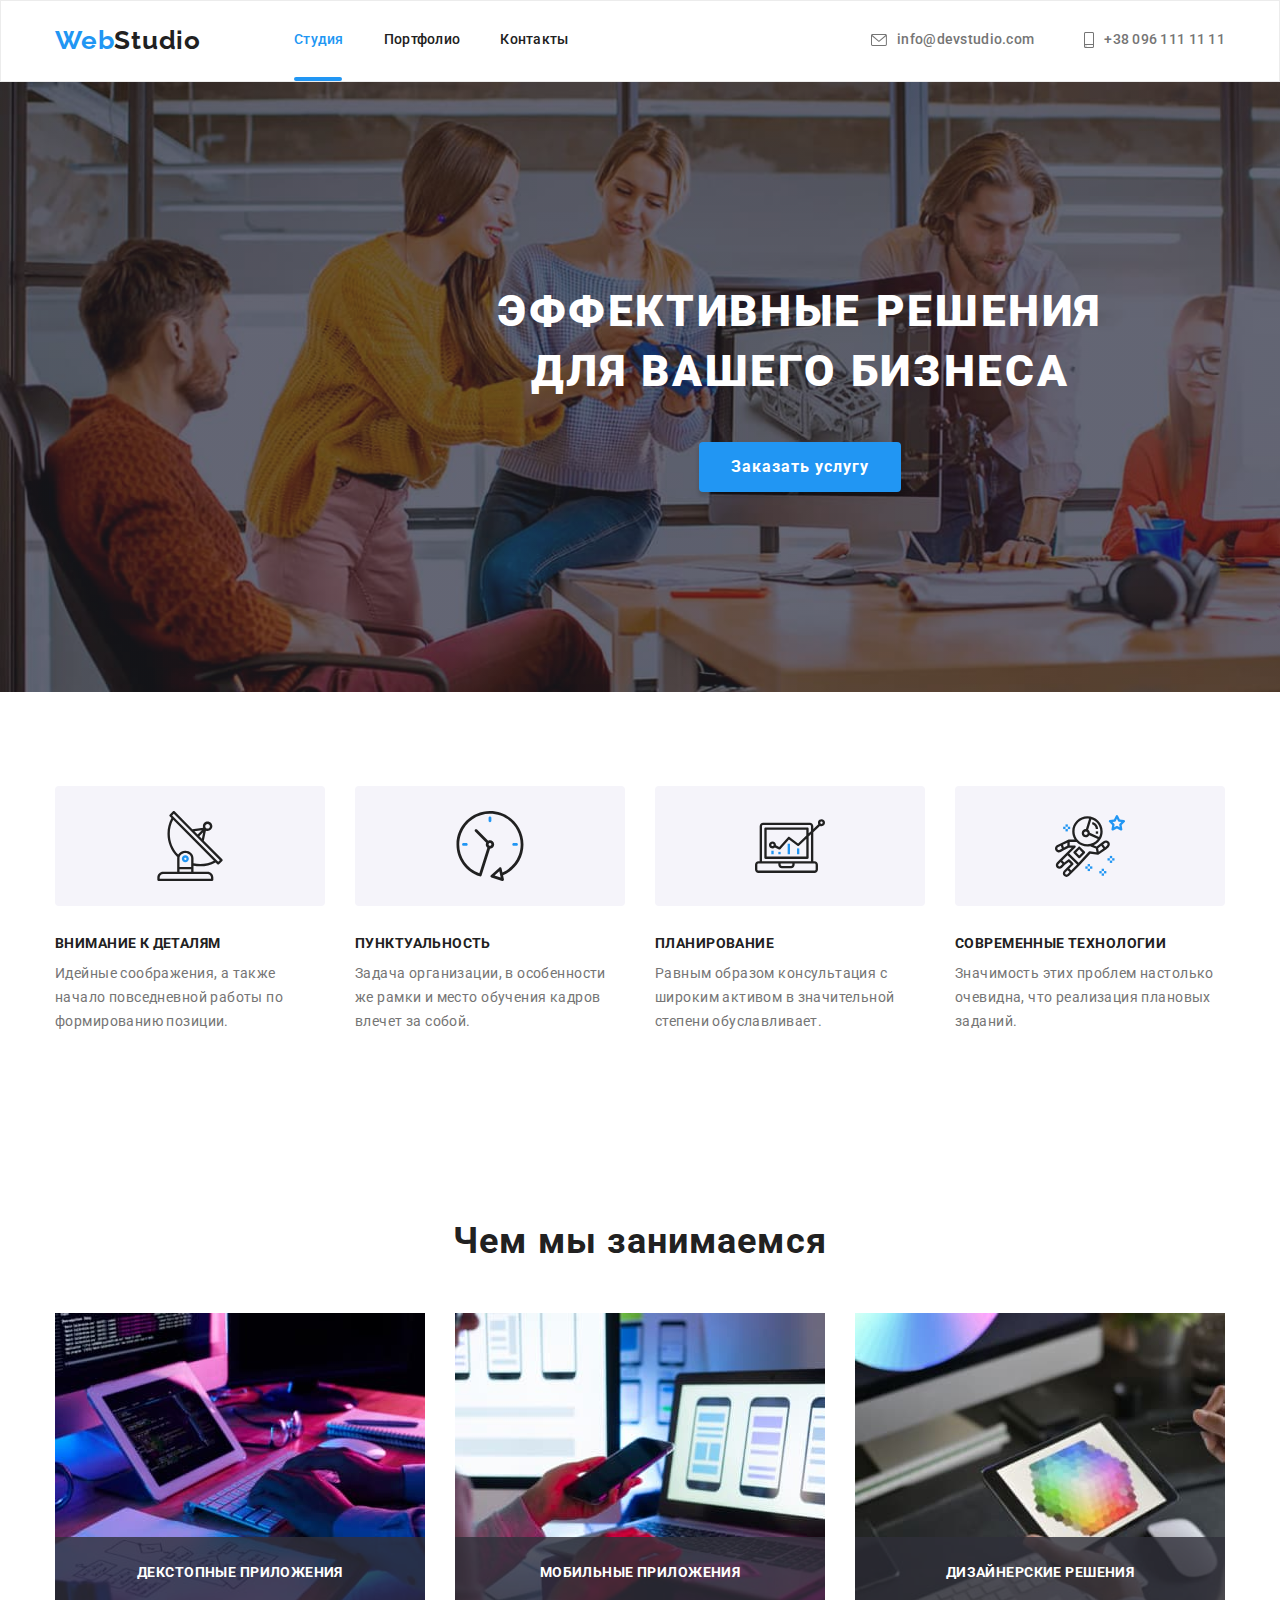
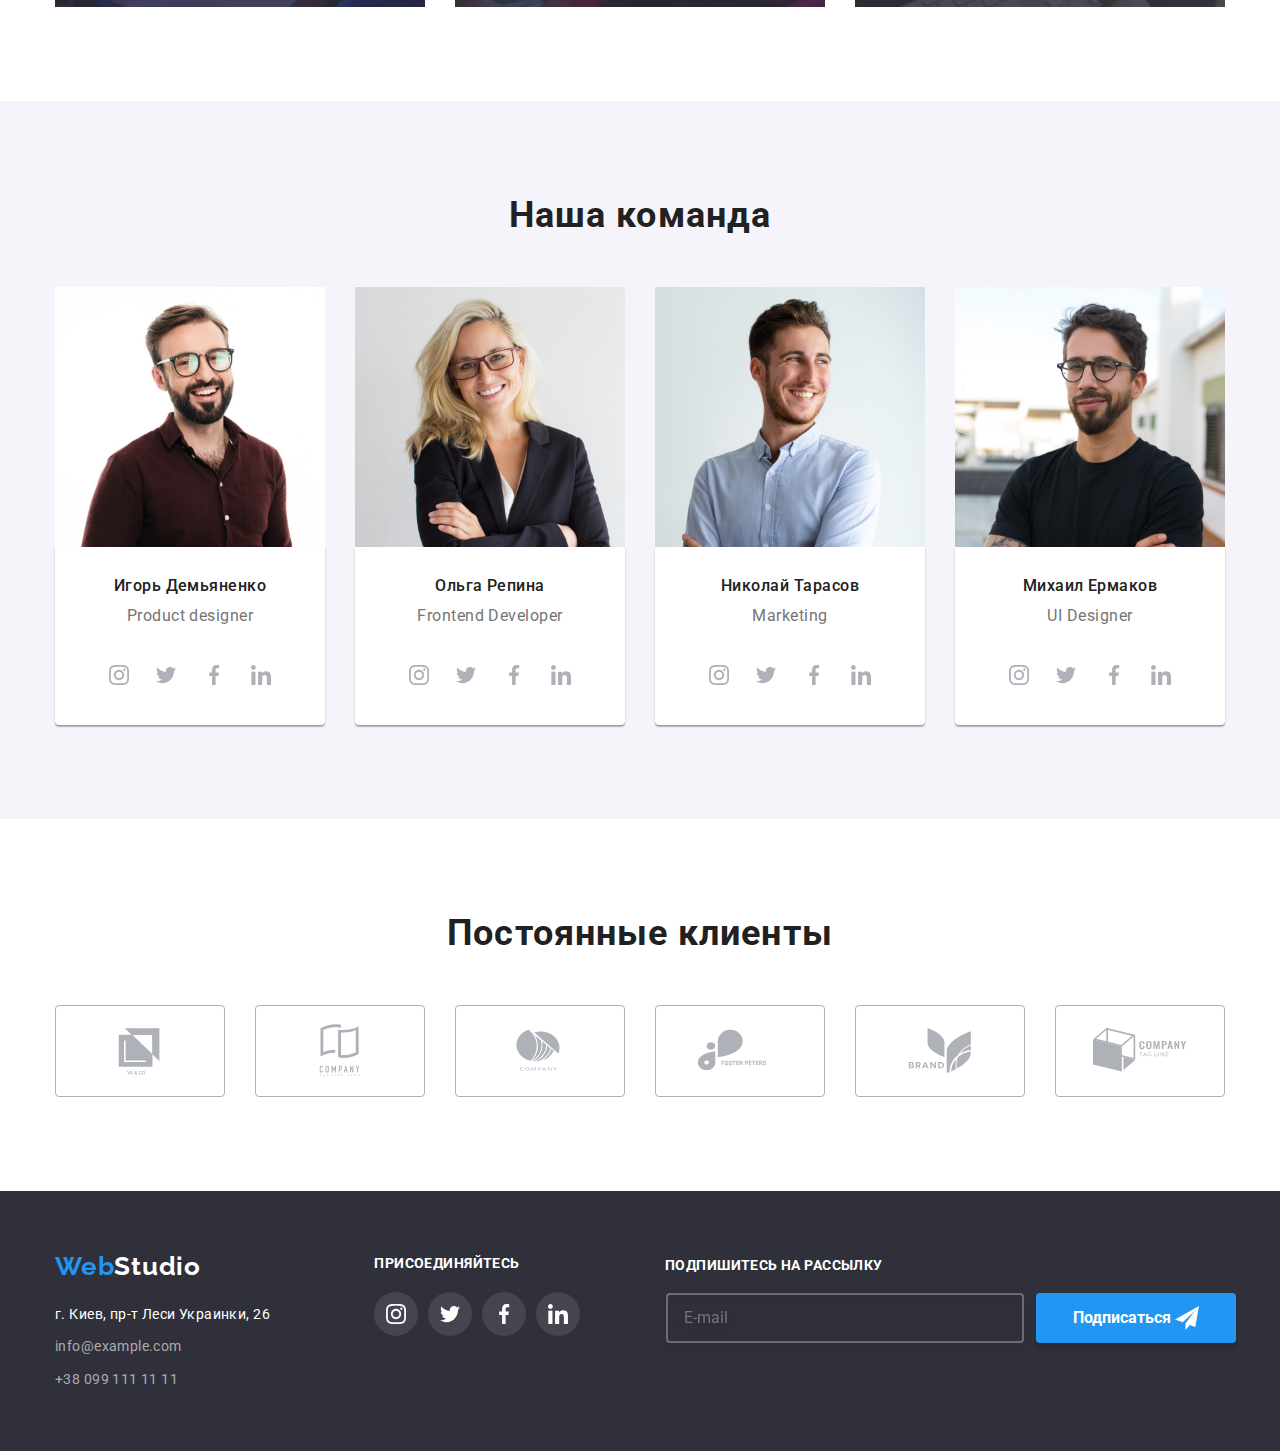
<file: index.html>
<!DOCTYPE html>
<html lang="ru">

<head>
    <meta charset="UTF-8">
    <meta http-equiv="X-UA-Compatible" content="IE=edge">
    <meta name="viewport" content="width=device-width, initial-scale=1.0">
    <title>WebStudio</title>
    <link rel="preconnect" href="https://fonts.gstatic.com">
    <link
        href="https://fonts.googleapis.com/css2?family=Raleway:wght@700&family=Roboto:wght@400;500;700;900&display=swap"
        rel="stylesheet">
    <link rel="stylesheet"
        href="https://cdnjs.cloudflare.com/ajax/libs/modern-normalize/1.0.0/modern-normalize.min.css" />
        <link rel="stylesheet" href="https://cdnjs.cloudflare.com/ajax/libs/animate.css/4.1.1/animate.min.css" />
    <link rel="stylesheet" href="./css/style.css">
</head>

<body>

    <!-- HEADER -->
    <header class="header">
      <div class="container header-container"> 
        <nav class="navigation">
            <a class="logo link animate__bounce" href="./index.html" lang="en">
                <span class="logo-text"><span class="logo-two">Web</span>Studio</span>
            </a>

            <ul class="nav list">

                <li class="space"><a href="./index.html" class="link current current-studio">Cтудия</a> </li>
                <li class="space"><a href="./portfolio.html" class="link">Портфолио</a> </li>
                <li class="space"><a href="#" class="link">Контакты</a> </li>
            </ul>

        </nav>

        <ul class="contacts-top">
            <li class="header-contacts">
                <a href="mailto:info@devstudio.com" class="link mail-link">
                 <svg class="mail-icon" width=16 height=12>
                <use href="./images/sprite.svg#icon-envelope-icon"> 
                </use>
                </svg>info@devstudio.com </a>
            </li>
            <li class="header-contacts">
                <a href="tel:+380961111111" class="link tel-link">
                    <svg class="tel-icon" width=10 height=16>
                    <use href="./images/sprite.svg#icon-smartphone-icon">
                    </use>
                </svg>+38 096 111 11 11</a>
            </li>
        </ul>
    </div>
    </header>
    <main class="main-page">
        <!-- HERO -->
        <section class="hero">
            <div class="container">
            <h1 class="hero-title"> Эффективные решения <br> для вашего бизнеса</h1>

            <button class="hero-btn" type="button" data-modal-open> Заказать услугу </button>
            </div>
        </section>
        
        
        <section class="advantages section">
        <div class="container">
                                         <h2 hidden>Наши преимущества h2 </h2>
            <ul class="advantages-container">
                <li class="advantages-li">
                    <div class="icon-container">
                        <svg class="icon" width=70 height=70>
                                <use href="./images/sprite.svg#icon-antenna"> </use> 
                        </svg>
                    </div> 
                    <h3 class="advantages-title">Внимание к деталям</h3>

                    <p class="advantages-item"> Идейные соображения, а также
                         начало повседневной работы по формированию
                        позиции.</p>
                </li>

                <li class="advantages-li">
                    <div class="icon-container">
                        <svg class="icon" width=70 height=70> 
                            <use href="./images/sprite.svg#icon-clock" ></use> 
                        </svg>
                    </div>
                    <h3 class="advantages-title">Пунктуальность</h3>
                    <p class="advantages-item"> Задача организации, в особенности
                         же рамки и место обучения кадров
                        влечет за собой.</p>
                </li>

                <li class="advantages-li">
                    <div class="icon-container">
                        <svg class="icon" width=70 height=70>
                            <use href="./images/sprite.svg#icon-diagram" > </use>
                        </svg>
                    </div>
                    <h3 class="advantages-title">Планирование </h3>

                    <p class="advantages-item">Равным образом консультация с
                         широким активом в значительной степени
                        обуславливает. </p>
                </li>

                <li class="advantages-li">
                    <div class="icon-container">
                        <svg class="icon" width=70 height=70>
                            <use href="./images/sprite.svg#icon-astronaut"> </use>
                        </svg>
                    </div>
                    <h3 class="advantages-title">Современные технологии </h3>
                    <p class="advantages-item">Значимость этих проблем настолько очевидна, что реализация плановых
                        заданий.</p>
                </li>

            </ul>
        </div>
        </section>
        <!-- Чем мы занимаемся -->
        <section class="about section">
           <div class="container">
            <h2 class="about-title"> Чем мы занимаемся </h2>

            <ul class="about-container">
                <li class="about-container-item">
                 <div class="about-wrapper"> 
                    <img class="about-img" src="./images/pc.jpg" alt="человек с компьютером" width="370" height="294" />
                    <p class="overlay">Декстопные приложения</p>
                 </div>
                </li>

                <li class="about-container-item">
                    <div class="about-wrapper">
                    <img class="about-img" src="./images/phone.jpg" alt="человек с телефоном" width="370"
                        height="294" />
                        <p class="overlay">Мобильные приложения</p>
                     </div>
                </li>

                <li class="about-container-item">
                    <div class="about-wrapper"> 
                    <img class="about-img" src="./images/tablet.jpg" alt="человек с планшетом" width="370"
                        height="294" />
                        <p class="overlay">Дизайнерские решения</p>
                    </div>
                </li>
            </ul>
            </div>
        </section>
        <!-- Список команды -->
        <section class="team-section section">
         <div class="container">
            <h2 class="team-title"> Наша команда</h2>

            <ul class="team-container">

                <li class="team-card">
                    
                    <img class="team-img" src="./images/igor.jpg" alt="член команды Игорь" width="270" height="260">
                <div class="team-div">
                    <h3 class="name">Игорь Демьяненко</h3>
                    <p class="team-job">Product designer</p>
                    <ul class="social-list">
                        <li class="social-list-item">
                            <a href="#" class="social-list-link">
                                <svg class="social-icon">
                                    <use href="./images/sprite.svg#icon-instagram">

                                    </use>
                                </svg>
                            </a>
                        </li>
                        <li class="social-list-item">
                            <a href="#" class="social-list-link"> 
                                <svg class="social-icon">
                                    <use href="./images/sprite.svg#icon-twitter">
                                
                                    </use>
                                </svg>
                            </a>
                        </li>
                        <li class="social-list-item">
                            <a href="#" class="social-list-link">
                                <svg class="social-icon">
                                    <use href="./images/sprite.svg#icon-facebook">
                                
                                    </use>
                                </svg>
                            </a>
                        </li>
                        <li class="social-list-item">
                            <a href="#" class="social-list-link">
                                <svg class="social-icon">
                                    <use href="./images/sprite.svg#icon-linkedin">
                                
                                    </use>
                                </svg>
                            </a>
                        </li>
                    </ul>
                </div>
                </li>

                <li class="team-card">
                
                    <img class="team-img" src="./images/olga.jpg" alt="член команды Ольга" width="270" height="260">
                    <div class="team-div">
                        <h3 class="name">Ольга Репина</h3>
                         <p class="team-job">Frontend Developer</p>
                        <ul class="social-list">
                            <li class="social-list-item">
                                <a href="#" class="social-list-link">
                                    <svg class="social-icon">
                                        <use href="./images/sprite.svg#icon-instagram">
                        
                                        </use>
                                    </svg>
                                </a>
                            </li>
                            <li class="social-list-item">
                                <a href="#" class="social-list-link">
                                    <svg class="social-icon">
                                        <use href="./images/sprite.svg#icon-twitter">
                        
                                        </use>
                                    </svg>
                                </a>
                            </li>
                            <li class="social-list-item">
                                <a href="#" class="social-list-link">
                                    <svg class="social-icon">
                                        <use href="./images/sprite.svg#icon-facebook">
                        
                                        </use>
                                    </svg>
                                </a>
                            </li>
                            <li class="social-list-item">
                                <a href="#" class="social-list-link">
                                    <svg class="social-icon">
                                        <use href="./images/sprite.svg#icon-linkedin">
                        
                                        </use>
                                    </svg>
                                </a>
                            </li>
                        </ul>
                   </div>
                        </li>

                <li class="team-card">
            
                    <img class="team-img" src="./images/nikolay.jpg" alt="член команды НИколай" width="270" height="260">
        <div class="team-div"> 
                    <h3 class="name">Николай Тарасов</h3>
                    <p class="team-job">Marketing</p>
                    <ul class="social-list">
                        <li class="social-list-item">
                            <a href="#" class="social-list-link">
                                <svg class="social-icon">
                                    <use href="./images/sprite.svg#icon-instagram">
                    
                                    </use>
                                </svg>
                            </a>
                        </li>
                        <li class="social-list-item">
                            <a href="#" class="social-list-link">
                                <svg class="social-icon">
                                    <use href="./images/sprite.svg#icon-twitter">
                    
                                    </use>
                                </svg>
                            </a>
                        </li>
                        <li class="social-list-item">
                            <a href="#" class="social-list-link">
                                <svg class="social-icon">
                                    <use href="./images/sprite.svg#icon-facebook">
                    
                                    </use>
                                </svg>
                            </a>
                        </li>
                        <li class="social-list-item">
                            <a href="#" class="social-list-link">
                                <svg class="social-icon">
                                    <use href="./images/sprite.svg#icon-linkedin">
                    
                                    </use>
                                </svg>
                            </a>
                        </li>
                    </ul>
        </div>
                </li>

                <li class="team-card">
                   
                    <img class="team-img" src="./images/misha.jpg" alt="член команды Михаил" width="270" height="260">
                <div class="team-div">
                    <h3 class="name">Михаил Ермаков</h3>
                    <p class="team-job">UI Designer</p>
                    <ul class="social-list">
                        <li class="social-list-item">
                            <a href="#" class="social-list-link">
                                <svg class="social-icon">
                                    <use href="./images/sprite.svg#icon-instagram">
                    
                                    </use>
                                </svg>
                            </a>
                        </li>
                        <li class="social-list-item">
                            <a href="#" class="social-list-link">
                                <svg class="social-icon">
                                    <use href="./images/sprite.svg#icon-twitter">
                    
                                    </use>
                                </svg>
                            </a>
                        </li>
                        <li class="social-list-item">
                            <a href="#" class="social-list-link">
                                <svg class="social-icon">
                                    <use href="./images/sprite.svg#icon-facebook">
                    
                                    </use>
                                </svg>
                            </a>
                        </li>
                        <li class="social-list-item">
                            <a href="#" class="social-list-link">
                                <svg class="social-icon">
                                    <use href="./images/sprite.svg#icon-linkedin">
                    
                                    </use>
                                </svg>
                            </a>
                        </li>
                    </ul>
                 </div>
                </li>

            </ul>
            </div>
        </section>
                                   <!-- Постоянные клиенты -->
     <section class="clients section">
      <div class="container">
          <h2 class="subtitle">Постоянные клиенты</h2>
        <ul class="clients-list">
            <li class="clients-item">
                <a class="clients-list-link" href="#"> 
                <svg class="clients-icon" width=106 height= 60>
                    <use href="./images/sprite.svg#icon-client-one">
                
                    </use>
                </svg>
                </a>
            </li>

            <li class="clients-item">
                <a class="clients-list-link" href="#"> 
            <svg class="clients-icon" width=106 height=60>
                <use href="./images/sprite.svg#icon-client-two">
            
                </use>
            </svg>
                </a>
            </li>
            <li class="clients-item">
                <a class="clients-list-link" href="#"> 
                        <svg class="clients-icon" width=106 height=60>
                            <use href="./images/sprite.svg#icon-client-three">
                        
                            </use>
                        </svg>
                </a>
            </li>
            <li class="clients-item">
                <a class="clients-list-link" href="#"> 
                    <svg class="clients-icon" width=106 height=60>
                        <use href="./images/sprite.svg#icon-client-four">
                    
                        </use>
                    </svg>
                </a>
            </li>
            <li class="clients-item">
                <a class="clients-list-link" href="#"> 
                            <svg class="clients-icon" width=106 height=60>
                                <use href="./images/sprite.svg#icon-client-five">
                            
                                </use>
                            </svg>
                </a>
            </li>
            <li class="clients-item">
                <a class="clients-list-link" href="#"> 
                            <svg class="clients-icon" width=106 height=60>
                                <use href="./images/sprite.svg#icon-client-six">

                                </use>
                            </svg>
                </a>
            </li>
        </ul>



     </div>
  </section>
 </main>
                                                              <!-- FOOTER -->
    <footer class="footer">
        <div class="container">
         <div class="footer-wrapper"> 
         <div class="footer-address-wrapper">
        <a class="logo link" href="./index.html" lang="en">
            <span class="footer-logo-studio"><span class="footer-web">Web</span>Studio</span>
        </a>
        <a href="https://goo.gl/maps/ehYJ8zWSbRo8RHNm8" class="footer-address">г. Киев, пр-т Леси Украинки, 26</a>

        <ul>
            <li class="footer-contact">
                <a class="footer-mail" href="mailto:info@example.com">info@example.com</a>
            </li>

            <li class="footer-contact">
                <a class="footer-tel" href="tel:+380991111111">+38 099 111 11 11</a>
            </li>
        </ul>
       </div>

            <div class="footer-social"> 
                
                <p class="footer-social-title">Присоединяйтесь</p>
               
                <ul class="footer-social-list">
                    <li class="footer-social-item">
                        <a href="#" class="footer-social-link">
                         <svg class="social-icon">
                            <use href="./images/sprite.svg#icon-instagram">
                        
                            </use>
                        </svg>
                       </a>
                    </li>

                      <li class="footer-social-item">
                        <a href="#" class="footer-social-link">            
                                <svg class="social-icon">
                                    <use href="./images/sprite.svg#icon-twitter">
                                
                                    </use>
                                </svg>
                        </a>
                    </li>
                        <li class="footer-social-item">
                           <a href="#" class="footer-social-link"> 
                            <svg class="social-icon">
                                
                                <use href="./images/sprite.svg#icon-facebook">
                                </use>
                            </svg>
                       </a>
                  </li>
                <li class="footer-social-item">
                    <a href="#" class="footer-social-link">
                        <svg class="social-icon">
                            <use href="./images/sprite.svg#icon-linkedin">
                        
                            </use>
                        </svg>
                    </a>
                  </li>  
                </ul>
                </div> 
                 <div class="div-input-wrapper">
                <form class="footer-form">
                    <p class="input-text">Подпишитесь на рассылку</p>
                    <div class="div-input-wrapper">
                        <label>
                    <input type="email" name="Email" class="form-input-email" placeholder="E-mail" required>
                       </label> 
                    <button class="btn-footer" type="submit">Подписаться
                        <svg class="icon-send-footer" width=24 height=24>
                        <use href="./images/sprite.svg#icon-icon-send"></use>
                    </svg>
                </button>
                    
                </div>
                </form>
                </div>
            </div>
         </div>
      
    </footer>

    <div class="backdrop is-hidden" data-modal>
        <div class="modal">
            
            <button type="button" class="close-btn" data-modal-close>
               <svg class="modal-icon" width=18 height=18>
                   <use href="./images/sprite.svg#icon-close-black-18dp-2-1"> </use>
               </svg>
            </button>
            <form class="modal-form">
                <p class="modal-form-head">Оставьте свои данные, мы вам перезвоним</p>
                <label class="modal-form-label">
                    Имя
                    <span class="modal-form-input-wrapper">
                        <input type="text" class="modal-form-input" name="user-name" minlength="2" required pattern="[a-zA-Zа-яёА-ЯЁ]+" title="Имя должно содержать символы кирилицы или латиницы">
                        <svg class="modal-input-icon">
                            <use href="./images/sprite.svg#icon-person"></use>
                        </svg>
                    </span>
                </label>
    
                <label class="modal-form-label">
                    Телефон
                    <span class="modal-form-input-wrapper">
                    <input type="tel" class="modal-form-input" name="user-tel" required pattern="[0-9]{3}-[0-9]{3}-[0-9]{2}-[0-9]{2}" title="096-000-00-00">
                    <svg class="modal-input-icon">
                        <use href="./images/sprite.svg#icon-phone-modal"></use>
                    </svg>
                </span>
                </label>
                <label class="modal-form-label">
                    Почта
                    <span class="modal-form-input-wrapper">
                        <input type="email" class="modal-form-input" name="user-email" required>
                        <svg class="modal-input-icon">
                            <use href="./images/sprite.svg#icon-email-modal"></use>
                        </svg>
                    </span>
                </label>
                <label class="modal-form-label">
                    Комментарий
                <textarea name="user-message" class="modal-form-message" placeholder="Введите текст"></textarea>
                </label>

            <input type="checkbox" class="modal-form-checkbox visually-hidden" id="accept-policy">
          <label for="accept-policy" class="modal-form-checkbox-label">Соглашаюсь с рассылкой и принимаю&nbsp;<a href="#" class="modal-form-label-link">Условия договора</a>            
       
    </label>

                   <button type="submit" class="modal-form-btn">Отправить</button>
            </form>
        </div>
    </div>
<script src="./js/modal.js"></script>
</body>

</html>
</file>
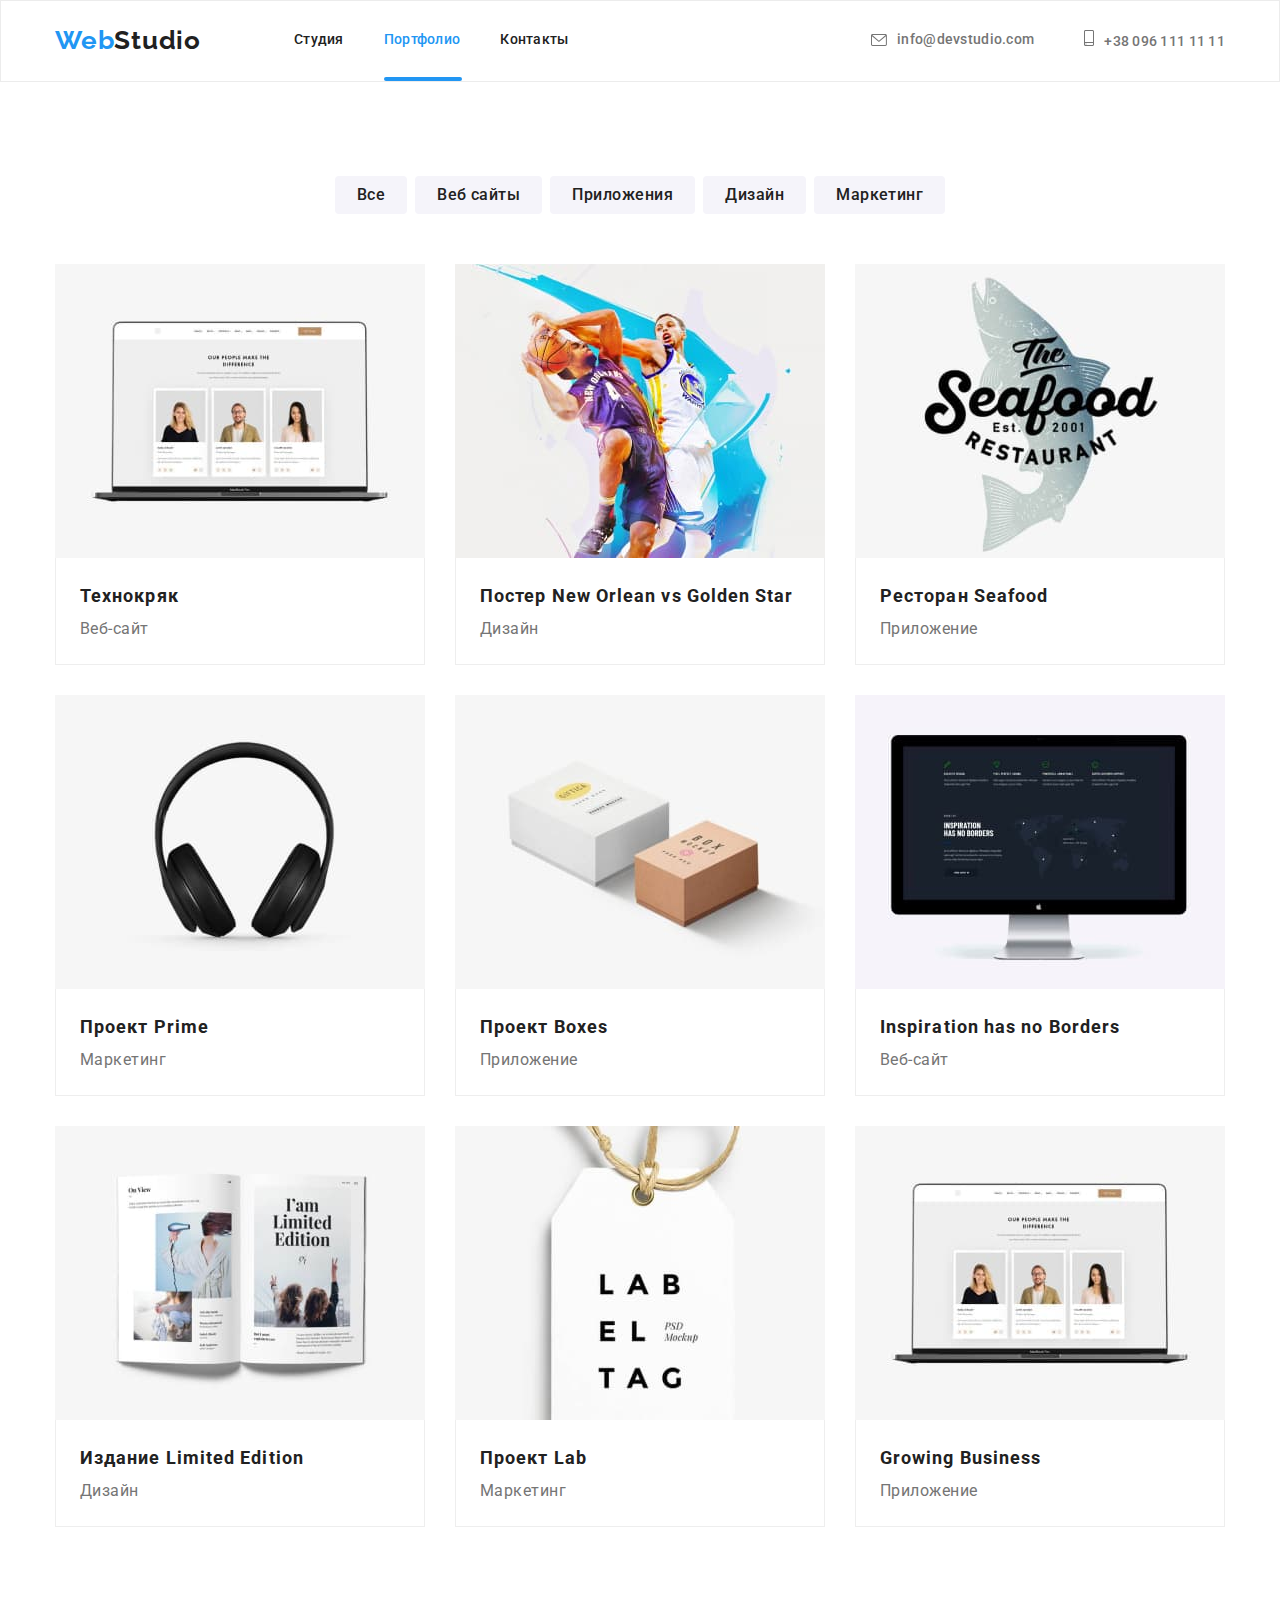
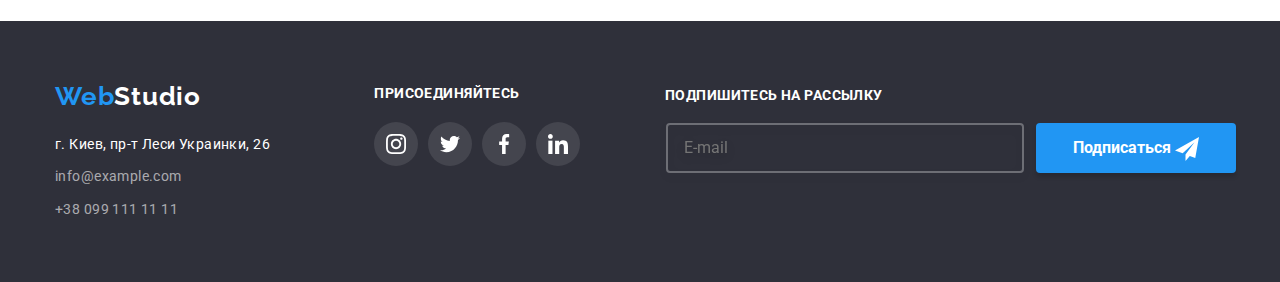
<file: portfolio.html>
<!DOCTYPE html>
<html lang="ru">

<head>
    <meta charset="UTF-8">
    <meta http-equiv="X-UA-Compatible" content="IE=edge">
    <meta name="viewport" content="width=device-width, initial-scale=1.0">
    <title>WebStudio</title>
<link rel="preconnect" href="https://fonts.gstatic.com">
<link href="https://fonts.googleapis.com/css2?family=Raleway:wght@700&family=Roboto:wght@400;500;700;900&display=swap"
    rel="stylesheet">
<link rel="stylesheet" href="https://cdnjs.cloudflare.com/ajax/libs/modern-normalize/1.0.0/modern-normalize.min.css" />
<link rel="stylesheet" href="https://cdnjs.cloudflare.com/ajax/libs/animate.css/4.1.1/animate.min.css" />
<link rel="stylesheet" href="./css/style.css">
</head>
<body>
                                            
                                             <!-- HEADER -->
    <!-- HEADER -->
    <header class="header">
        <div class="container header-container">
            <nav class="navigation">
                <a class="logo link" href="./index.html" lang="en">
                    <span class="logo-text"><span class="logo-two">Web</span>Studio</span>
                </a>
    
                <ul class="nav list">
    
                    <li class="space"><a href="./index.html" class="link">Студия</a> </li>
                    <li class="space"><a href="./portfolio.html" class="link current current-portfolio">Портфолио</a> </li>
                    <li class="space"><a href="#" class="link">Контакты</a> </li>
                </ul>
    
            </nav>
    
            <ul class="contacts-top">
                <li class="header-contacts">
                    <a href="mailto:info@devstudio.com" class="link mail-link">
                        <svg class="mail-icon" width=16 height=12>
                            <use href="./images/sprite.svg#icon-envelope-icon">
                            </use>
                        </svg>info@devstudio.com </a>
                </li>
                <li class="header-contacts">
                    <a href="tel:+380961111111" class="link"><svg class="tel-icon" width=10 height=16>
                            <use href="./images/sprite.svg#icon-smartphone-icon">
                            </use>
                        </svg>+38 096 111 11 11</a>
                </li>
            </ul>
        </div>
    </header>
  <main>                                 

                                                             <!--h1 фильтра  -->
      <section class="portfolio section">
        <div class="container">
                                                      
<ul class="filters list parents"> 
   <li class="button-li"> <button type= "button" class="item"> Все </button> </li>
   <li class="button-li"> <button type="button" class="item"> Веб сайты </button> </li>
   <li class="button-li"> <button type="button" class="item"> Приложения </button> </li>
   <li class="button-li"> <button type="button" class="item"> Дизайн </button> </li>
  <li>  <button type="button" class="item"> Маркетинг </button> </li>
</ul>
                                                    <!-- h2 список наших проектов-->

                                                    
<ul class="projects list parents-projects"> 

    <li class="portfolio-page">
     <a href="#" class="portfolio-link">
        <div class="wrapper-portfolio">
          <img src="./images/laptop.jpg" alt="ноутбук" width="370" height="294">
          <p class="overlay-portfolio">Технокряк это современная площадка распространения коронавируса. Компании используют эту
            платформу для цифрового шпионажа и атак на защищённые сервера конкурентов.</p>
    </div>
    <div class="card"> 
        <h3 class="project-title">Технокряк</h3>
        <p class="project-type">Веб-сайт</p>
    </div>
    </a>
</li>

<li class="portfolio-page">
<a href="#" class="portfolio-link">
    <div class="wrapper-portfolio">
    <img src="./images/neworlean.jpg" alt="баскетболист" width="370" height="294">
    <p class="overlay-portfolio">Технокряк это современная площадка распространения коронавируса. Компании используют эту
        платформу для цифрового шпионажа и атак на защищённые сервера конкурентов.</p>
    </div>
<div class="card"> 
    <h3 class="project-title">Постер <span lang="en">New Orlean vs Golden Star</span> </h3>
    <p class="project-type">Дизайн</p>
</div>
</a>

</li>

<li class="portfolio-page">
    <a href="#" class="portfolio-link"> 
    <div class="wrapper-portfolio">
        <img src="./images/seafood.jpg" width="370" height="294" alt="лого ресторана">
       <p class="overlay-portfolio">Технокряк это современная площадка распространения коронавируса. Компании используют эту платформу для цифрового
    шпионажа и атак на защищённые сервера конкурентов.
       </p>    
    </div>

<div class="card">
    <h3 class="project-title">Ресторан <span lang="en">Seafood</span></h3>
    <p class="project-type">Приложение</p>
 </div>
    </a>
</li>

<li class="portfolio-page">
<a href="#" class="portfolio-link">
<div class="wrapper-portfolio">
    <img src="./images/headphones.jpg" alt="Наушники" width="370" height="294">
    <p class="overlay-portfolio">Технокряк это современная площадка распространения коронавируса. Компании используют эту
        платформу для цифрового
        шпионажа и атак на защищённые сервера конкурентов. </p>
</div>
<div class="card">
    <h3 class="project-title">Проект <span lang="en">Prime</span></h3>
    <p class="project-type"> Маркетинг</p>
</div>
</a>
</li>

<li class="portfolio-page">
    <a href="#" class="portfolio-link">
        <div class="wrapper-portfolio">
        <img src="./images/boxes.jpg" alt="Коробки" width="370" height="294">
        <p class="overlay-portfolio">Технокряк это современная площадка распространения коронавируса. Компании используют эту
    платформу для цифрового
    шпионажа и атак на защищённые сервера конкурентов. </p>
        </div>
<div class="card"> 
        <h3 class="project-title">Проект <span lang="en">Boxes</span></h3>
        <p class="project-type">Приложение</p>
</div>  
</a>
</li>

<li class="portfolio-page">
    <a href="#" class="portfolio-link">
        <div class="wrapper-portfolio">
        <img src="./images/computer.jpg" alt="компьютер" width="370" height="294">
        <p class="overlay-portfolio">Технокряк это современная площадка распространения коронавируса. Компании используют эту
            платформу для цифрового шпионажа и атак на защищённые сервера конкурентов. </p>
    </div>
    <div class="card">
        <h3 class="project-title"><span lang="en">Inspiration has no Borders</span></h3>
        <p class="project-type">Веб-сайт</p>
    </div>
    </a>
</li>

<li class="portfolio-page"> 
    <a href="#" class="portfolio-link">
        <div class="wrapper-portfolio">
        <img src="./images/limitededition.jpg" alt="Издание журнала" width="370" height="294">
        <p class="overlay-portfolio">Технокряк это современная площадка распространения коронавируса. Компании используют эту
            платформу для цифрового шпионажа и атак на защищённые сервера конкурентов. </p>
    </div>
    <div class="card"> 
        <h3 class="project-title">Издание <span lang="en">Limited Edition</span></h3>
        <p class="project-type">Дизайн</p>
    </div>
    </a>
</li>

<li class="portfolio-page">
    <a href="#" class="portfolio-link">
        <div class="wrapper-portfolio">
        <img src="./images/lab.jpg" alt="Маркетинговый проект" width="370" height="294">
        <p class="overlay-portfolio">Технокряк это современная площадка распространения коронавируса. Компании используют эту
            платформу для цифрового шпионажа и атак на защищённые сервера конкурентов. </p>
    </div>
    <div class="card">
        <h3 class="project-title">Проект <span lang="en">Lab</span></h3>
        <p class="project-type">Маркетинг</p>
    </div>
    </a>
</li>

<li class="portfolio-page">
    <a href="#" class="portfolio-link">
        <div class="wrapper-portfolio">
        <img src="./images/growingb.jpg" alt="ноутбук" width="370" height="294">
        <p class="overlay-portfolio">Технокряк это современная площадка распространения коронавируса. Компании используют эту
            платформу для цифрового шпионажа и атак на защищённые сервера конкурентов. </p>
    </div>
    <div class="card"> 
        <h3 class="project-title"><span lang="en">Growing Business</span></h3>
        <p class="project-type">Приложение</p>
    </div>
    </a>
</li>
</ul>
</div>
</section>
</main>
                                                            <!-- FOOTER -->
    <footer class="footer">
        <div class="container">
         <div class="footer-wrapper">
         <div class="footer-address-wrapper">
        <a class="logo link" href="./index.html" lang="en">
            <span class="footer-logo-studio"><span class="footer-web">Web</span>Studio</span>
        </a>
        <address class="footer-address">г. Киев, пр-т Леси Украинки, 26</address>

        <ul>
            <li class="footer-contact">
                <a class="footer-mail" href="mailto:info@example.com">info@example.com</a>
            </li>

            <li class="footer-contact">
                <a class="footer-tel" href="tel:+380991111111">+38 099 111 11 11</a>
            </li>
        </ul>
       </div>

            <div class="footer-social"> 
                
                <p class="footer-social-title">Присоединяйтесь</p>
               
                <ul class="footer-social-list">
                    <li class="footer-social-item">
                        <a href="#" class="footer-social-link">
                         <svg class="social-icon">
                            <use href="./images/sprite.svg#icon-instagram">
                        
                            </use>
                        </svg>
                       </a>
                    </li>

                      <li class="footer-social-item">
                        <a href="#" class="footer-social-link">            
                                <svg class="social-icon">
                                    <use href="./images/sprite.svg#icon-twitter">
                                
                                    </use>
                                </svg>
                        </a>
                    </li>
                        <li class="footer-social-item">
                           <a href="#" class="footer-social-link"> 
                            <svg class="social-icon">
                                
                                <use href="./images/sprite.svg#icon-facebook">
                                </use>
                            </svg>
                       </a>
                  </li>
                <li class="footer-social-item">
                    <a href="#" class="footer-social-link">
                        <svg class="social-icon">
                            <use href="./images/sprite.svg#icon-linkedin">
                        
                            </use>
                        </svg>
                    </a>
                  </li>  
                </ul>
            </div>
            <div class="div-input-wrapper">
                <form class="footer-form">
                    <p class="input-text">Подпишитесь на рассылку</p>
                    <div class="div-input-wrapper">
                        <label>
                            <input type="email" name="Email" class="form-input-email" placeholder="E-mail" required>
                        </label>
                        <button class="btn-footer" type="submit">Подписаться
                            <svg class="icon-send-footer" width=24 height=24>
                                <use href="./images/sprite.svg#icon-icon-send"></use>
                            </svg>
                        </button>
                    </div>
                </form>
            </div>
         </div>
      </div>
    </footer>

 </body>    

 </html>
</file>
<file: css/style.css>
:root {
  /* Black */
  --primary-text-color: #000000;
  /* 2nd gray */
  --secondary-text-color: #757575;
  /* White */
  --primary-white-color: #ffffff;
  /* Title black */
  --title-text-color: #212121;
  /* Accent blue */
  --accent-color: #2196f3;
  /* Background Accent blue */
  --accentbgr-color: #188ce8;
  /* Hero, footer background color */
  --darkbgr-color: #2f303a;
  /* Main background color*/
  --mainbgr-color: #e5e5e5;
  /* 2nd Main background color */
  --mainbgrtwo-color: #f5f4fa;
  /* Logo Font */
  --logo-font: Raleway;
  /* Main Font */
  --main-font: Roboto;
}

h1,
h2,
h3,
h4,
h5,
h6,
p {
  margin-top: 0;
  margin-bottom: 0;
}
.visually-hidden {
  position: absolute !important;
  clip: rect(1px 1px 1px 1px); /* IE6, IE7 */
  clip: rect(1px, 1px, 1px, 1px);
  padding: 0 !important;
  border: 0 !important;
  height: 1px !important;
  width: 1px !important;
  overflow: hidden;
}

ul,
ol {
  margin-top: 0;
  margin-bottom: 0;
  padding-left: 0;
}
img {
  display: block;
}

body {
  background-color: var(--primary-white-color);
  color: var(--primary-text-color);
  font-family: var(--main-font), sans-serif;
}

/* Link */
.link {
  text-decoration: none;
  color: inherit;
}
ul {
  list-style: none;
}
a {
  display: block;
  text-decoration: none;
}
.container {
  width: 1200px;
  padding-left: 15px;
  padding-right: 15px;
  margin: 0 auto;
}
.section {
  padding-top: 94px;
  padding-bottom: 94px;
}
/* Хедер */
.header {
  padding-top: 24px;
  padding-bottom: 25px;
  border: 1px solid #ececec;
}

.header-container {
  display: flex;
  align-items: center;
}
.navigation {
  display: flex;
  align-items: center;
}
.nav {
  display: flex;
  align-items: center;
}
.contacts-top {
  display: flex;
  align-items: center;
  margin-left: auto;
}

/* Логотип */

.logo-two {
  font-family: var(--logo-font);
  font-style: normal;
  font-weight: 700;
  font-size: 26px;
  line-height: 1.19;

  letter-spacing: 0.03em;

  color: var(--accent-color);
}

.logo-text {
  font-family: var(--logo-font);
  font-style: normal;
  font-weight: 700;
  font-size: 26px;
  line-height: 1.19;

  letter-spacing: 0.03em;

  color: var(--title-text-color);
}

.logo {
  margin-right: 93px;
  animation-duration: 250ms;
}

/*  навигационные кнопки хедера */

.nav {
  font-family: Roboto;
  font-style: normal;
  font-weight: 500;
  font-size: 14px;
  line-height: 1.14;
  letter-spacing: 0.02em;

  color: #212121;
}

.nav > li:not(:last-child) {
  margin-right: 40px;
}

.link:hover,
.link:focus {
  /* font-family: var(--main-font);
  font-style: normal;
  font-weight: 500;
  font-size: 14px;
  line-height: 1.14;
  letter-spacing: 0.02em; */

  color: var(--accent-color);
}

.list .link.current {
  color: var(--accent-color);
}

.contacts-top .link {
  font-family: var(--main-font);
  font-style: normal;
  font-weight: 500;
  font-size: 14px;
  line-height: 1.14;
  letter-spacing: 0.02em;

  color: #757575;
}
.contacts-top .link:hover,
.contacts-top .link:focus {
  /* font-family: var(--main-font);
  font-style: normal;
  font-weight: 500;
  font-size: 14px;
  line-height: 1.14;
  letter-spacing: 0.02em; */

  color: var(--accent-color);
}

.header-contacts:not(:last-child) {
  margin-right: 50px;
}
.tel-icon,
.mail-icon {
  margin-right: 10px;
  fill: #757575;
  transition: fill 250ms cubic-bezier(0.4, 0, 0.2, 1);
}

.mail-link:hover .mail-icon,
.mail-link:focus .modal-icon,
.tel-link:hover .tel-icon,
.tel-link:focus .tel-icon {
  fill: var(--accent-color);
}

.mail-icon:hover,
.mail-icon:focus {
  fill: var(--accent-color);
}

.tel-icon:hover,
.tel-icon:focus {
  fill: var(--accent-color);
}

.mail-link,
.tel-link {
  display: flex;
  align-items: center;
}

.space {
  position: relative;
}
.current-studio::after {
  content: "";
  display: block;
  position: absolute;
  width: 48px;
  height: 4px;
  background: var(--accent-color);
  border-radius: 2px;
  bottom: -33px;
  /* top: 43px; */
}

.current-portfolio::after {
  content: "";
  display: block;
  position: absolute;
  width: 78px;
  height: 4px;

  bottom: -33px;
  background: #2196f3;
  border-radius: 2px;
}

.link {
  transition: color 250ms cubic-bezier(0.4, 0, 0.2, 1);
}

/* Hero */
.hero-title {
  font-family: var(--main-font);
  font-style: normal;
  font-weight: 900;
  font-size: 44px;
  line-height: 1.36;

  /* or 136% */

  text-align: center;
  letter-spacing: 0.06em;
  text-transform: uppercase;
  color: var(--primary-white-color);
}

.hero {
  background-color: var(--darkbgr-color);
  padding-top: 200px;
  padding-bottom: 200px;
  width: 1600px;
  text-align: center;
  background-size: cover;
  background-image: linear-gradient(
      rgba(47, 48, 58, 0.4),
      rgba(47, 48, 58, 0.4)
    ),
    url(../images/bg.jpg);
}

.hero-btn {
  color: var(--primary-white-color);
  background-color: var(--accent-color);
  font-family: var(--main-font);
  font-weight: 700;
  font-size: 16px;
  line-height: 1.88;
  /* identical to box height, or 187% */
  display: flex;
  letter-spacing: 0.06em;
  box-shadow: 0px 4px 4px rgba(0, 0, 0, 0.15);
  border-radius: 4px;
  cursor: pointer;
  margin-top: 40px;
  margin-right: auto;
  margin-left: auto;
  padding-top: 10px;
  padding-right: 32px;
  padding-bottom: 10px;
  padding-left: 32px;
  border: none;
  transition: background-color 250ms cubic-bezier(0.4, 0, 0.2, 1),
    color 250ms cubic-bezier(0.4, 0, 0.2, 1);
}

.hero-btn:hover,
.hero-btn:focus {
  background-color: var(--accentbgr-color);
}
/* Наши преимущества */

.advantages,
.about {
  background-color: var(--primary-white-color);
}
.advantages-title {
  font-family: var(--main-font);
  font-style: normal;
  font-weight: bold;
  font-size: 14px;
  line-height: 1.14;
  letter-spacing: 0.03em;
  text-transform: uppercase;

  color: var(--title-text-color);
}
.advantages-item {
  font-family: var(--main-font);
  font-style: normal;
  font-weight: normal;
  font-size: 14px;
  line-height: 1.71;
  /* or 171% */

  letter-spacing: 0.03em;
  color: var(--secondary-text-color);
  margin-top: 10px;
}
.advantages-li:not(:last-child) {
  margin-right: 30px;
}
.icon-container {
  display: flex;
  justify-content: center;
  align-items: center;
  width: 270px;
  height: 120px;
  background: #f5f4fa;
  border-radius: 4px;
  margin-bottom: 30px;
}

.about-wrapper {
  position: relative;
}
.overlay {
  font-family: var(--main-font);
  font-style: normal;
  font-weight: bold;
  font-size: 14px;
  line-height: 16px;
  text-align: center;
  letter-spacing: 0.03em;
  text-transform: uppercase;
  padding-top: 27px;
  padding-bottom: 27px;
  color: #ffffff;

  position: absolute;
  background-color: rgba(47, 48, 58, 0.8);
  width: 100%;
  height: 70px;
  bottom: 0px;
}
/* -- Чем мы занимаемся --> */

.about-title {
  font-family: var(--main-font);
  font-style: normal;
  font-weight: bold;
  font-size: 36px;
  line-height: 1.16;
  text-align: center;
  letter-spacing: 0.03em;

  color: var(--title-text-color);
  margin-bottom: 50px;
}
.advantages-container {
  display: flex;
  justify-content: space-between;
}

.about-container {
  display: flex;
  justify-content: space-between;
}
.social-icon {
  width: 20px;
  height: 20px;
}
.social-list {
  display: flex;
  justify-content: space-between;
}

.social-list-link {
  display: flex;
  align-items: center;
  justify-content: center;
  width: 40px;
  height: 40px;
  border-radius: 50%;
  background-color: var(--primary-white-color);
  fill: #afb1b8;
  transition: background-color 250ms cubic-bezier(0.4, 0, 0.2, 1),
    fill 250ms cubic-bezier(0.4, 0, 0.2, 1);
}
.social-list-link:focus,
.social-list-link:hover {
  fill: var(--primary-white-color);
  background-color: var(--accent-color);
}

/* -- Список команды --> */
.team-section {
  background-color: var(--mainbgrtwo-color);
}

.team-title {
  font-family: var(--main-font);
  font-style: normal;
  font-weight: bold;
  font-size: 36px;
  line-height: 1.16;
  text-align: center;
  letter-spacing: 0.03em;

  color: var(--title-text-color);
  margin-bottom: 50px;
}

.name {
  font-family: var(--main-font);
  font-style: normal;
  font-weight: 500;
  font-size: 16px;
  line-height: 1.18;

  letter-spacing: 0.03em;

  color: var(--title-text-color);
  text-align: center;
  margin-bottom: 10px;
}
.team-job {
  font-family: var(--main-font);
  font-style: normal;
  font-weight: normal;
  font-size: 16px;
  line-height: 19px;

  letter-spacing: 0.03em;

  color: var(--secondary-text-color);
  text-align: center;
  margin-bottom: 30px;
}

.team-div {
  padding-top: 30px;
  padding-bottom: 30px;
  box-shadow: 0px 1px 3px rgb(0 0 0 / 12%), 0px 1px 1px rgb(0 0 0 / 14%),
    0px 2px 1px rgb(0 0 0 / 20%);
  border-radius: 0px 0px 4px 4px;
  background-color: var(--primary-white-color);
  padding-left: 44px;
  padding-right: 44px;
}
.team-card {
  margin-left: 30px;
  flex-basis: calc((100% - 120px) / 4);
}

.team-container {
  display: flex;
  margin-left: -30px;
}

/* Постоянные клиенты  */
.subtitle {
  font-family: var(--main-font);
  font-style: normal;
  font-weight: bold;
  font-size: 36px;
  line-height: 1.16;
  text-align: center;
  letter-spacing: 0.03em;
  color: #212121;

  margin-bottom: 50px;
}

.clients-list {
  display: flex;
  justify-content: space-between;
}

.clients-list-link:hover,
.clients-list-link:focus {
  fill: var(--accent-color);
  border: 1px solid var(--accent-color);
}

.clients-list-link {
  width: 170px;
  height: 92px;
  border: 1px solid #afb1b8;
  border-radius: 4px;
  display: flex;
  justify-content: center;
  align-items: center;
  fill: #afb1b8;
  transition: fill 250ms cubic-bezier(0.4, 0, 0.2, 1);
}

/* Footer */
.footer {
  background-color: var(--darkbgr-color);
  padding-top: 60px;
  padding-bottom: 60px;
}

/* Footer logo */

.footer-web {
  font-family: var(--logo-font);
  font-style: normal;
  font-weight: bold;
  font-size: 26px;
  line-height: 1.19;

  letter-spacing: 0.03em;

  color: var(--accent-color);
}

.footer-logo-studio {
  font-family: var(--logo-font);
  font-style: normal;
  font-weight: bold;
  font-size: 26px;
  line-height: 1.19;
  letter-spacing: 0.03em;

  color: var(--primary-white-color);
}

.footer-address {
  font-family: var(--main-font);
  font-style: normal;
  font-weight: normal;
  font-size: 14px;
  line-height: 1.72;
  letter-spacing: 0.03em;

  color: var(--primary-white-color);
  margin-top: 20px;
  margin-bottom: 9px;
  transition: color 250ms cubic-bezier(0.4, 0, 0.2, 1);
}

.footer-mail,
.footer-tel {
  font-family: var(--main-font);
  font-style: normal;
  font-weight: normal;
  font-size: 14px;
  line-height: 1.71;

  letter-spacing: 0.03em;

  color: rgba(255, 255, 255, 0.6);
  transition: color 250ms cubic-bezier(0.4, 0, 0.2, 1);
}

.footer-address:focus,
.footer-address:hover,
.footer-mail:hover,
.footer-mail:focus,
.footer-tel:hover,
.footer-tel:focus {
  color: var(--accent-color);
}

.footer-mail,
.footer-tel {
  text-decoration: none;
}
.footer-contact:not(:last-child) {
  margin-bottom: 9px;
}

.footer-wrapper {
  display: flex;
}
.footer-social {
  margin-left: 70px;
  margin-top: 5px;
  justify-content: center;
  text-align: center;
}
.footer-social-title {
  margin-bottom: 20px;
  margin-right: 50px;
  font-family: var(--main-font);
  font-style: normal;
  font-weight: bold;
  font-size: 14px;
  line-height: 1.14;
  letter-spacing: 0.03em;
  text-transform: uppercase;

  color: var(--primary-white-color);
}
.footer-social-list {
  display: flex;
}
.footer-social-item {
  margin-left: 10px;
}
.footer-social-link {
  display: flex;
  background-color: rgba(255, 255, 255, 0.1);
  justify-content: center;
  align-items: center;
  width: 44px;
  height: 44px;
  border-radius: 50%;
  fill: var(--primary-white-color);
  transition: background-color 250ms cubic-bezier(0.4, 0, 0.2, 1),
    fill 250ms cubic-bezier(0.4, 0, 0.2, 1);
}
.footer-social-link:focus,
.footer-social-link:hover {
  background-color: var(--accent-color);
}

.div-input-wrapper {
  display: flex;
  margin-top: 5px;
  margin-left: 43px;
  /* padding-right: 215px; */
}
.input-text {
  font-family: var(--main-font);
  font-style: normal;
  font-weight: bold;
  font-size: 14px;
  line-height: 16px;
  letter-spacing: 0.03em;
  text-transform: uppercase;

  color: var(--primary-white-color);
  margin-top: 1px;
  margin-left: 42px;
  margin-bottom: 20px;
}
.form-input-email {
  width: 358px;
  height: 50px;
  border: 2px solid rgba(255, 255, 255, 0.3);
  box-sizing: border-box;
  filter: drop-shadow(0px 4px 4px rgba(0, 0, 0, 0.15));
  border-radius: 4px;
  outline: none;
  background-color: transparent;
  color: var(--primary-white-color);
  padding-left: 16px;
}

.btn-footer {
  position: relative;
  width: 200px;
  height: 50px;
  background-color: var(--accent-color);
  box-shadow: 0px 4px 4px rgba(0, 0, 0, 0.15);
  border-radius: 4px;
  cursor: pointer;
  border: none;
  color: #ffffff;
  font-family: var(--main-font);
  font-style: normal;
  font-weight: bold;
  font-size: 16px;
  line-height: 30px;
  margin-left: 12px;
  transition: background-color 250ms cubic-bezier(0.4, 0, 0.2, 1),
    color 250ms cubic-bezier(0.4, 0, 0.2, 1),
    box-shadow 250ms cubic-bezier(0.4, 0, 0.2, 1);
}

.btn-footer:hover,
.btn-footer:focus {
  background-color: var(--accentbgr-color);
}

.icon-send-footer {
  vertical-align: middle;
}
.form-input-email::placeholder {
  /* padding-left: 16px;
  font-size: 16px; */
}

/* Портфолио */

.main {
  background-color: var(--mainbgrtwo-color);
}

.filters .item {
  background-color: var(--mainbgrtwo-color);
  color: var(--title-text-color);
  font-family: var(--main-font);
  font-weight: 500;
  font-size: 16px;
  line-height: 1.64;

  text-align: center;
  letter-spacing: 0.03em;

  cursor: pointer;
  background: #f5f4fa;
  border-radius: 4px;
  border: none;
  padding: 6px 22px;
  transition: color 250ms cubic-bezier(0.4, 0, 0.2, 1),
    background-color 250ms cubic-bezier(0.4, 0, 0.2, 1);
}
.button-li {
  margin-right: 8px;
}

.filters .item:hover,
.filters .item:focus {
  background-color: var(--accent-color);
  color: var(--primary-white-color);
  box-shadow: 0px 3px 1px rgba(0, 0, 0, 0.1), 0px 1px 2px rgba(0, 0, 0, 0.08),
    0px 2px 2px rgba(0, 0, 0, 0.12);
  border-radius: 4px;
  box-shadow: 0px 3px 1px rgba(0, 0, 0, 0.1), 0px 1px 2px rgba(0, 0, 0, 0.08),
    0px 2px 2px rgba(0, 0, 0, 0.12);
}
.parents {
  display: flex;
  text-align: center;
  justify-content: center;
  margin-bottom: 50px;
}

/* -- h2 список наших проектов--> */
.card {
  background: #ffffff;
  border: 1px solid #eeeeee;
  box-sizing: border-box;
  border-top: none;
  padding: 20px 24px;
}

.parents-projects {
  display: flex;
  flex-wrap: wrap;
  margin-left: -30px;
  margin-top: -30px;
}

.portfolio-page {
  margin-left: 30px;
  margin-top: 30px;
  flex-basis: calc((100% - 90px) / 3);
}

.portfolio-link {
  text-decoration: none;
  display: block;
  transition: box-shadow 250ms cubic-bezier(0.4, 0, 0.2, 1);
}
.portfolio-link:hover,
.portfolio-link:focus {
  box-shadow: 0px 1px 1px rgba(0, 0, 0, 0.12), 0px 4px 4px rgba(0, 0, 0, 0.06),
    1px 4px 6px rgba(0, 0, 0, 0.16);
}

.project-title {
  font-family: var(--main-font);
  font-style: normal;
  font-weight: bold;
  font-size: 18px;
  line-height: 2;

  letter-spacing: 0.06em;

  color: var(--title-text-color);
}

.project-type {
  font-family: var(--main-font);
  font-style: normal;
  font-weight: normal;
  font-size: 16px;
  line-height: 1.87;
  /* identical to box height, or 187% */
  letter-spacing: 0.03em;
  color: var(--secondary-text-color);
}
.wrapper-portfolio {
  position: relative;
  overflow: hidden;
}
.overlay-portfolio {
  position: absolute;
  background-color: rgba(33, 150, 243, 0.9);
  font-family: var(--main-font);
  font-style: normal;
  font-weight: normal;
  font-size: 18px;
  line-height: 1.55;
  padding: 63px 24px 63px 23px;
  width: 100%;
  height: 100%;
  overflow: auto;
  /* or 156% */
  top: 0;
  left: 0;
  letter-spacing: 0.03em;
  color: var(--primary-white-color);
  transform: translateY(100%);
  transition: transform 250ms cubic-bezier(0.4, 0, 0.2, 1);
}

.portfolio-page:focus .overlay-portfolio,
.portfolio-page:hover .overlay-portfolio {
  transform: translateY(0%);
}
/* ENDS FOOTER */
.backdrop {
  position: fixed;
  top: 0;
  left: 0;
  width: 100vw;
  height: 100vh;
  background-color: rgba(0, 0, 0, 0.2);
  transition-duration: 250ms;
  transition-timing-function: cubic-bezier(0.4, 0, 0.2, 1);
}

.modal {
  position: absolute;
  left: 50%;
  top: 50%;
  width: 528px;
  height: 581px;
  background-color: var(--primary-white-color);
  transform: translate(-50%, -50%);
  padding: 40px;
}

.close-btn {
  position: absolute;
  width: 30px;
  height: 30px;
  top: 8px;
  right: 8px;
  border-radius: 50%;
  cursor: pointer;
  border: 1px solid rgba(0, 0, 0, 0.1);
  background-color: transparent;
  padding: 0;
}

.modal-icon {
  fill: #212121;
  position: absolute;
  top: 50%;
  left: 50%;
  transform: translate(-50%, -50%);
  transition: fill 250ms cubic-bezier(0.4, 0, 0.2, 1);
}

.close-btn:focus .modal-icon,
.close-btn:hover .modal-icon {
  fill: var(--accent-color);
}

.is-hidden {
  opacity: 0;
  visibility: hidden;
  pointer-events: none;
}
/* modal-form */
.modal-form {
  display: flex;
  flex-direction: column;
}
.modal-form-head {
  font-family: var(--main-font);
  font-style: normal;
  font-weight: bold;
  font-size: 20px;
  line-height: 23px;
  text-align: center;
  letter-spacing: 0.03em;

  color: var(--title-text-color);
  margin-bottom: 30px;
}
.modal-form-input {
  width: 100%;
  height: 40px;
  border: 1px solid rgba(33, 33, 33, 0.2);
  box-sizing: border-box;
  border-radius: 4px;
  padding-left: 42px;
  transition: border-color 250ms cubic-bezier(0.4, 0, 0.2, 1);
}
.modal-form-input:focus,
.modal-form-input:hover {
  outline: none;
  border-color: var(--accent-color);
}

.modal-form-label {
  margin-top: 10px;
  font-family: var(--main-font);
  font-style: normal;
  font-weight: normal;
  font-size: 12px;
  line-height: 14px;
  /* identical to box height */

  letter-spacing: 0.01em;

  color: var(--secondary-text-color);
}

.modal-form-input-wrapper {
  position: relative;
  margin-top: 4px;
  display: block;
}
.modal-input-icon {
  position: absolute;
  top: 50%;
  transform: translateY(-50%);
  left: 12px;
  width: 18px;
  height: 18px;
  transition: fill 250ms cubic-bezier(0.4, 0, 0.2, 1);
}

.modal-form-input:focus + .modal-input-icon,
.modal-form-input:hover + .modal-input-icon {
  fill: var(--accent-color);
}

.modal-form-message {
  width: 100%;
  height: 120px;
  margin-top: 4px;
  padding: 12px 16px;
  resize: none;
  transition: border-color 250ms cubic-bezier(0.4, 0, 0.2, 1);
  border: 1px solid rgba(33, 33, 33, 0.2);
  border-radius: 4px;
}
.modal-form-message:focus,
.modal-form-message:hover {
  outline: none;
  border-color: var(--accent-color);
}
.modal-form-message::placeholder {
  color: var(--secondary-text-color);
}

.modal-form-checkbox-label::before {
  content: "";
  display: block;
  width: 16px;
  height: 15px;
  border: 2px solid #212121;
  border-radius: 2px;
  cursor: pointer;
  margin-right: 7px;
}

.modal-form-checkbox:checked + .modal-form-checkbox-label::before {
  background-image: url(../images/icon-check.jpg);
  background-origin: border-box;
  border-color: transparent;
}

.modal-form-checkbox-label {
  display: flex;
  align-items: center;
  font-family: var(--main-font);
  font-style: normal;
  font-weight: normal;
  font-size: 14px;
  line-height: 1.71;
  /* identical to box height, or 171% */

  letter-spacing: 0.03em;

  color: var(--secondary-text-color);
  margin-top: 20px;
  margin-bottom: 20px;
}
.modal-form-label-link {
  color: var(--accent-color);
}

.modal-form-btn {
  font-family: var(--main-font);
  font-style: normal;
  font-weight: bold;
  font-size: 16px;
  line-height: 30px;
  /* identical to box height, or 187% */
  border: none;
  text-align: center;
  letter-spacing: 0.06em;
  margin: 0 auto;
  color: #ffffff;
  width: 200px;
  height: 50px;
  background-color: var(--accent-color);
  box-shadow: 0px 4px 4px rgba(0, 0, 0, 0.15);
  border-radius: 4px;
  cursor: pointer;
  transition: background-color 250ms cubic-bezier(0.4, 0, 0.2, 1);
}

.modal-form-btn:hover,
.modal-form-btn:focus {
  background-color: var(--accentbgr-color);
}
</file>
